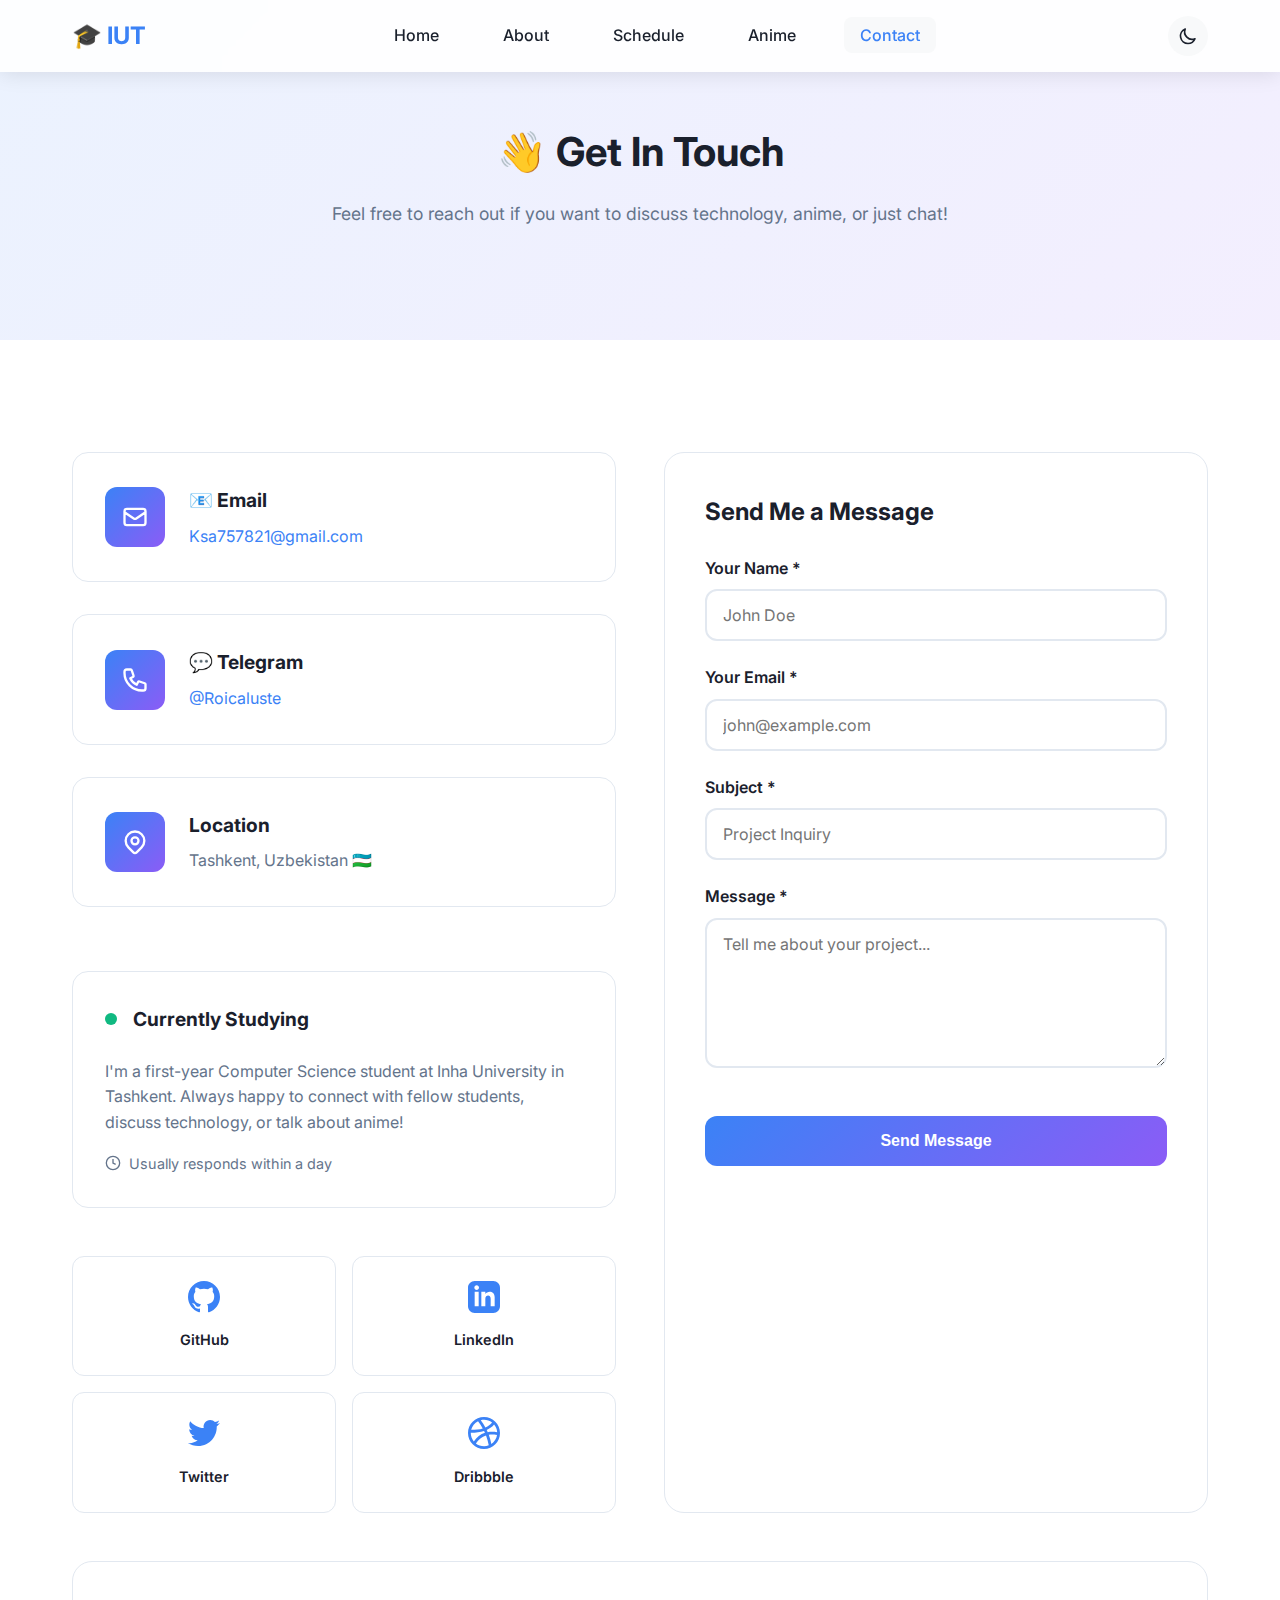
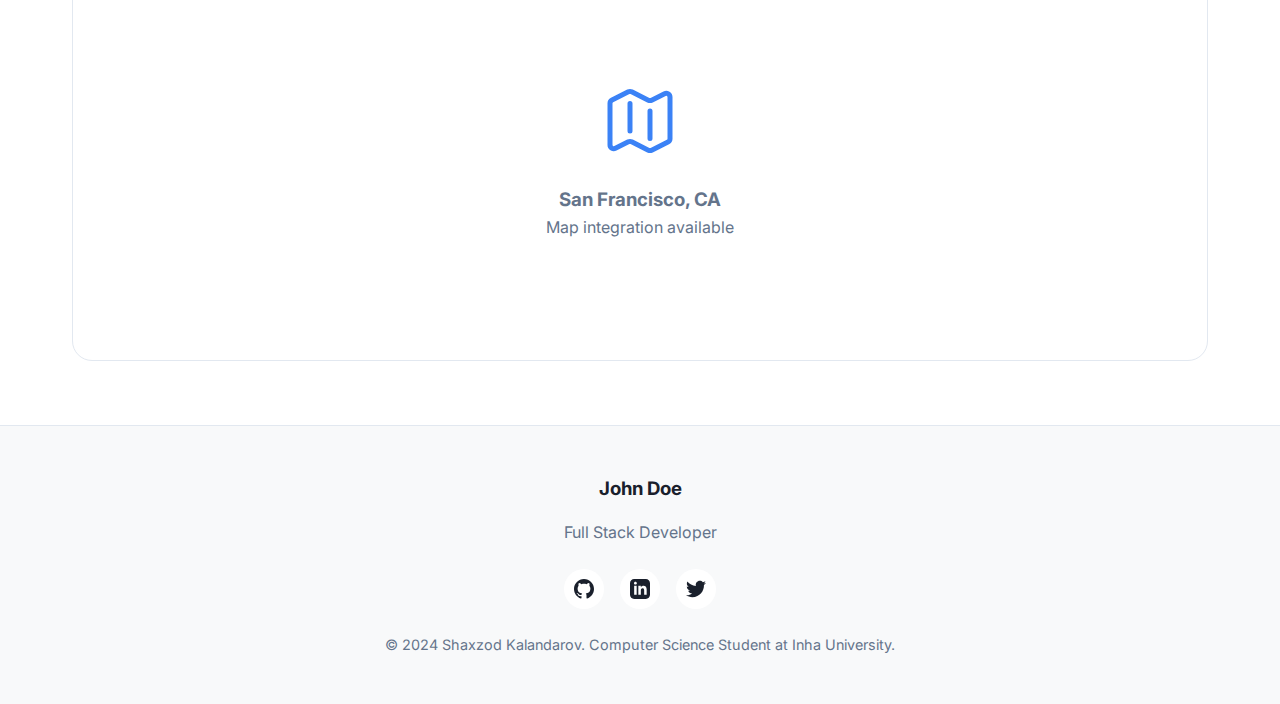
<file: pages/contact.html>
<!DOCTYPE html>
<html lang="en">
<head>
    <meta charset="UTF-8">
    <meta name="viewport" content="width=device-width, initial-scale=1.0">
    <title>Contact - Shaxzod Kalandarov</title>
    <link rel="icon" href="data:image/svg+xml,<svg xmlns='http://www.w3.org/2000/svg' viewBox='0 0 100 100'><text y='.9em' font-size='90'>📬</text></svg>">
    <link rel="stylesheet" href="../assets/css/main.css">
    <link href="https://fonts.googleapis.com/css2?family=Inter:wght@300;400;500;600;700;800&display=swap" rel="stylesheet">
    <style>
        .contact-hero {
            padding: 120px 2rem 4rem;
            text-align: center;
            background: linear-gradient(135deg, rgba(59, 130, 246, 0.1), rgba(139, 92, 246, 0.1));
        }

        .contact-container {
            display: grid;
            grid-template-columns: 1fr 1fr;
            gap: 3rem;
            margin-top: 3rem;
        }

        .contact-info {
            display: flex;
            flex-direction: column;
            gap: 2rem;
        }

        .info-card {
            background: var(--card-bg);
            padding: 2rem;
            border-radius: 16px;
            border: 1px solid var(--border);
            display: flex;
            align-items: center;
            gap: 1.5rem;
            transition: all 0.3s ease;
        }

        .info-card:hover {
            transform: translateY(-5px);
            box-shadow: 0 8px 30px var(--shadow);
        }

        .info-icon {
            width: 60px;
            height: 60px;
            background: linear-gradient(135deg, var(--accent), #8b5cf6);
            border-radius: 12px;
            display: flex;
            align-items: center;
            justify-content: center;
            flex-shrink: 0;
        }

        .info-icon svg {
            width: 28px;
            height: 28px;
            color: white;
        }

        .info-content h3 {
            font-size: 1.2rem;
            margin-bottom: 0.5rem;
        }

        .info-content p {
            color: var(--text-secondary);
        }

        .info-content a {
            color: var(--accent);
            text-decoration: none;
            transition: color 0.3s ease;
        }

        .info-content a:hover {
            color: var(--accent-hover);
        }

        .social-cards {
            display: grid;
            grid-template-columns: repeat(2, 1fr);
            gap: 1rem;
            margin-top: 1rem;
        }

        .social-card {
            background: var(--card-bg);
            padding: 1.5rem;
            border-radius: 12px;
            border: 1px solid var(--border);
            text-align: center;
            text-decoration: none;
            color: var(--text-primary);
            transition: all 0.3s ease;
        }

        .social-card:hover {
            transform: translateY(-5px);
            box-shadow: 0 8px 30px var(--shadow);
            border-color: var(--accent);
        }

        .social-card svg {
            width: 32px;
            height: 32px;
            margin-bottom: 0.5rem;
            color: var(--accent);
        }

        .social-card-name {
            font-weight: 600;
            font-size: 0.9rem;
        }

        .contact-form-container {
            background: var(--card-bg);
            padding: 2.5rem;
            border-radius: 20px;
            border: 1px solid var(--border);
        }

        .form-group {
            margin-bottom: 1.5rem;
        }

        .form-label {
            display: block;
            font-weight: 600;
            margin-bottom: 0.5rem;
            color: var(--text-primary);
        }

        .form-input,
        .form-textarea {
            width: 100%;
            padding: 0.875rem 1rem;
            border: 2px solid var(--border);
            border-radius: 12px;
            background: var(--bg-primary);
            color: var(--text-primary);
            font-size: 1rem;
            font-family: inherit;
            transition: all 0.3s ease;
        }

        .form-input:focus,
        .form-textarea:focus {
            outline: none;
            border-color: var(--accent);
            box-shadow: 0 0 0 4px rgba(59, 130, 246, 0.1);
        }

        .form-input.error,
        .form-textarea.error {
            border-color: var(--danger);
        }

        .form-input.success,
        .form-textarea.success {
            border-color: var(--success);
        }

        .form-textarea {
            min-height: 150px;
            resize: vertical;
        }

        .error-message {
            color: var(--danger);
            font-size: 0.875rem;
            margin-top: 0.5rem;
            display: block;
        }

        .form-submit {
            width: 100%;
            padding: 1rem;
            background: linear-gradient(135deg, var(--accent), #8b5cf6);
            color: white;
            border: none;
            border-radius: 12px;
            font-size: 1rem;
            font-weight: 700;
            cursor: pointer;
            transition: all 0.3s ease;
            margin-top: 1rem;
        }

        .form-submit:hover {
            transform: translateY(-2px);
            box-shadow: 0 8px 30px rgba(59, 130, 246, 0.4);
        }

        .form-submit:disabled {
            opacity: 0.6;
            cursor: not-allowed;
            transform: none;
        }

        .form-message {
            padding: 1rem;
            border-radius: 12px;
            margin-top: 1rem;
            animation: slideIn 0.3s ease;
        }

        .form-message.success {
            background: rgba(16, 185, 129, 0.1);
            color: var(--success);
            border: 1px solid var(--success);
        }

        .form-message.error {
            background: rgba(239, 68, 68, 0.1);
            color: var(--danger);
            border: 1px solid var(--danger);
        }

        @keyframes slideIn {
            from {
                opacity: 0;
                transform: translateY(-10px);
            }
            to {
                opacity: 1;
                transform: translateY(0);
            }
        }

        .availability {
            background: var(--card-bg);
            padding: 2rem;
            border-radius: 16px;
            border: 1px solid var(--border);
            margin-top: 2rem;
        }

        .availability-header {
            display: flex;
            align-items: center;
            gap: 1rem;
            margin-bottom: 1.5rem;
        }

        .status-indicator {
            width: 12px;
            height: 12px;
            background: var(--success);
            border-radius: 50%;
            animation: pulse 2s infinite;
        }

        @keyframes pulse {
            0%, 100% {
                opacity: 1;
            }
            50% {
                opacity: 0.5;
            }
        }

        .availability-header h3 {
            font-size: 1.2rem;
        }

        .availability p {
            color: var(--text-secondary);
            line-height: 1.6;
        }

        .response-time {
            display: flex;
            align-items: center;
            gap: 0.5rem;
            margin-top: 1rem;
            color: var(--text-secondary);
            font-size: 0.9rem;
        }

        .map-container {
            margin-top: 3rem;
            background: var(--card-bg);
            border-radius: 20px;
            overflow: hidden;
            border: 1px solid var(--border);
            height: 400px;
            display: flex;
            align-items: center;
            justify-content: center;
        }

        .map-placeholder {
            text-align: center;
            color: var(--text-secondary);
        }

        .map-placeholder svg {
            width: 80px;
            height: 80px;
            margin-bottom: 1rem;
            color: var(--accent);
        }

        @media (max-width: 968px) {
            .contact-container {
                grid-template-columns: 1fr;
            }

            .social-cards {
                grid-template-columns: repeat(4, 1fr);
            }
        }

        @media (max-width: 768px) {
            .social-cards {
                grid-template-columns: repeat(2, 1fr);
            }
        }
    </style>
</head>
<body>
    <!-- Navigation -->
    <nav class="navbar">
        <div class="nav-container">
            <a href="../index.html" class="nav-logo">🎓 IUT</a>
            
            <ul class="nav-menu">
                <li><a href="../index.html" class="nav-link">Home</a></li>
                <li><a href="about.html" class="nav-link">About</a></li>
                <li><a href="schedule.html" class="nav-link">Schedule</a></li>
                <li><a href="anime.html" class="nav-link">Anime</a></li>
                <li><a href="contact.html" class="nav-link active">Contact</a></li>
            </ul>

            <button class="theme-toggle" aria-label="Toggle theme">
                <svg xmlns="http://www.w3.org/2000/svg" fill="none" viewBox="0 0 24 24" stroke="currentColor">
                    <path stroke-linecap="round" stroke-linejoin="round" stroke-width="2" d="M20.354 15.354A9 9 0 018.646 3.646 9.003 9.003 0 0012 21a9.003 9.003 0 008.354-5.646z" />
                </svg>
            </button>

            <button class="mobile-toggle">
                <span></span>
                <span></span>
                <span></span>
            </button>
        </div>
    </nav>

    <!-- Contact Hero -->
    <section class="contact-hero">
        <h1 class="section-title">👋 Get In Touch</h1>
        <p class="section-subtitle">Feel free to reach out if you want to discuss technology, anime, or just chat!</p>
    </section>

    <!-- Contact Content -->
    <section class="container">
        <div class="contact-container">
            <!-- Contact Info -->
            <div class="contact-info">
                <div class="info-card">
                    <div class="info-icon">
                        <svg xmlns="http://www.w3.org/2000/svg" fill="none" viewBox="0 0 24 24" stroke="currentColor" stroke-width="2">
                            <path stroke-linecap="round" stroke-linejoin="round" d="M3 8l7.89 5.26a2 2 0 002.22 0L21 8M5 19h14a2 2 0 002-2V7a2 2 0 00-2-2H5a2 2 0 00-2 2v10a2 2 0 002 2z" />
                        </svg>
                    </div>
                    <div class="info-content">
                        <h3>📧 Email</h3>
                        <p><a href="Ksa757821@gmail.com">Ksa757821@gmail.com</a></p>
                    </div>
                </div>

                <div class="info-card">
                    <div class="info-icon">
                        <svg xmlns="http://www.w3.org/2000/svg" fill="none" viewBox="0 0 24 24" stroke="currentColor" stroke-width="2">
                            <path stroke-linecap="round" stroke-linejoin="round" d="M3 5a2 2 0 012-2h3.28a1 1 0 01.948.684l1.498 4.493a1 1 0 01-.502 1.21l-2.257 1.13a11.042 11.042 0 005.516 5.516l1.13-2.257a1 1 0 011.21-.502l4.493 1.498a1 1 0 01.684.949V19a2 2 0 01-2 2h-1C9.716 21 3 14.284 3 6V5z" />
                        </svg>
                    </div>
                    <div class="info-content">
                        <h3>💬 Telegram</h3>
                        <p><a href="https://t.me/Roicaluste" target="_blank">@Roicaluste</a></p>
                    </div>
                </div>

                <div class="info-card">
                    <div class="info-icon">
                        <svg xmlns="http://www.w3.org/2000/svg" fill="none" viewBox="0 0 24 24" stroke="currentColor" stroke-width="2">
                            <path stroke-linecap="round" stroke-linejoin="round" d="M17.657 16.657L13.414 20.9a1.998 1.998 0 01-2.827 0l-4.244-4.243a8 8 0 1111.314 0z" />
                            <path stroke-linecap="round" stroke-linejoin="round" d="M15 11a3 3 0 11-6 0 3 3 0 016 0z" />
                        </svg>
                    </div>
                    <div class="info-content">
                        <h3>Location</h3>
                        <p>Tashkent, Uzbekistan 🇺🇿</p>
                    </div>
                </div>

                <!-- Availability -->
                <div class="availability">
                    <div class="availability-header">
                        <div class="status-indicator"></div>
                        <h3>Currently Studying</h3>
                    </div>
                    <p>I'm a first-year Computer Science student at Inha University in Tashkent. Always happy to connect with fellow students, discuss technology, or talk about anime!</p>
                    <div class="response-time">
                        <svg xmlns="http://www.w3.org/2000/svg" width="16" height="16" viewBox="0 0 24 24" fill="none" stroke="currentColor" stroke-width="2">
                            <circle cx="12" cy="12" r="10"/>
                            <polyline points="12 6 12 12 16 14"/>
                        </svg>
                        <span>Usually responds within a day</span>
                    </div>
                </div>

                <!-- Social Links -->
                <div class="social-cards">
                    <a href="https://github.com/Roicalus" class="social-card" target="_blank">
                        <svg xmlns="http://www.w3.org/2000/svg" viewBox="0 0 24 24" fill="currentColor">
                            <path d="M12 0c-6.626 0-12 5.373-12 12 0 5.302 3.438 9.8 8.207 11.387.599.111.793-.261.793-.577v-2.234c-3.338.726-4.033-1.416-4.033-1.416-.546-1.387-1.333-1.756-1.333-1.756-1.089-.745.083-.729.083-.729 1.205.084 1.839 1.237 1.839 1.237 1.07 1.834 2.807 1.304 3.492.997.107-.775.418-1.305.762-1.604-2.665-.305-5.467-1.334-5.467-5.931 0-1.311.469-2.381 1.236-3.221-.124-.303-.535-1.524.117-3.176 0 0 1.008-.322 3.301 1.23.957-.266 1.983-.399 3.003-.404 1.02.005 2.047.138 3.006.404 2.291-1.552 3.297-1.23 3.297-1.23.653 1.653.242 2.874.118 3.176.77.84 1.235 1.911 1.235 3.221 0 4.609-2.807 5.624-5.479 5.921.43.372.823 1.102.823 2.222v3.293c0 .319.192.694.801.576 4.765-1.589 8.199-6.086 8.199-11.386 0-6.627-5.373-12-12-12z"/>
                        </svg>
                        <div class="social-card-name">GitHub</div>
                    </a>

                    <a href="https://linkedin.com" class="social-card" target="_blank">
                        <svg xmlns="http://www.w3.org/2000/svg" viewBox="0 0 24 24" fill="currentColor">
                            <path d="M19 0h-14c-2.761 0-5 2.239-5 5v14c0 2.761 2.239 5 5 5h14c2.762 0 5-2.239 5-5v-14c0-2.761-2.238-5-5-5zm-11 19h-3v-11h3v11zm-1.5-12.268c-.966 0-1.75-.79-1.75-1.764s.784-1.764 1.75-1.764 1.75.79 1.75 1.764-.783 1.764-1.75 1.764zm13.5 12.268h-3v-5.604c0-3.368-4-3.113-4 0v5.604h-3v-11h3v1.765c1.396-2.586 7-2.777 7 2.476v6.759z"/>
                        </svg>
                        <div class="social-card-name">LinkedIn</div>
                    </a>

                    <a href="https://t.me/Roicaluste" class="social-card" target="_blank">
                        <svg xmlns="http://www.w3.org/2000/svg" viewBox="0 0 24 24" fill="currentColor">
                            <path d="M24 4.557c-.883.392-1.832.656-2.828.775 1.017-.609 1.798-1.574 2.165-2.724-.951.564-2.005.974-3.127 1.195-.897-.957-2.178-1.555-3.594-1.555-3.179 0-5.515 2.966-4.797 6.045-4.091-.205-7.719-2.165-10.148-5.144-1.29 2.213-.669 5.108 1.523 6.574-.806-.026-1.566-.247-2.229-.616-.054 2.281 1.581 4.415 3.949 4.89-.693.188-1.452.232-2.224.084.626 1.956 2.444 3.379 4.6 3.419-2.07 1.623-4.678 2.348-7.29 2.04 2.179 1.397 4.768 2.212 7.548 2.212 9.142 0 14.307-7.721 13.995-14.646.962-.695 1.797-1.562 2.457-2.549z"/>
                        </svg>
                        <div class="social-card-name">Twitter</div>
                    </a>

                    <a href="https://dribbble.com" class="social-card" target="_blank">
                        <svg xmlns="http://www.w3.org/2000/svg" viewBox="0 0 24 24" fill="currentColor">
                            <path d="M12 0c-6.628 0-12 5.373-12 12s5.372 12 12 12 12-5.373 12-12-5.372-12-12-12zm9.885 11.441c-2.575-.422-4.943-.445-7.103-.073-.244-.563-.497-1.125-.767-1.68 2.31-1 4.165-2.358 5.548-4.082 1.35 1.594 2.197 3.619 2.322 5.835zm-3.842-7.282c-1.205 1.554-2.868 2.783-4.986 3.68-1.016-1.861-2.178-3.676-3.488-5.438.779-.197 1.591-.314 2.431-.314 2.275 0 4.368.779 6.043 2.072zm-10.516-.993c1.331 1.742 2.511 3.538 3.537 5.381-2.43.715-5.331 1.082-8.684 1.105.692-2.835 2.601-5.193 5.147-6.486zm-5.44 8.834l.013-.256c3.849-.005 7.169-.448 9.95-1.322.233.475.456.952.67 1.432-3.38 1.057-6.165 3.222-8.337 6.48-1.432-1.719-2.296-3.927-2.296-6.334zm3.829 7.81c1.969-3.088 4.482-5.098 7.598-6.027.928 2.42 1.609 4.91 2.043 7.46-3.349 1.291-7.21.518-9.641-1.433zm11.586.43c-.438-2.353-1.08-4.653-1.92-6.897 1.876-.265 3.94-.196 6.199.196-.437 2.786-2.028 5.192-4.279 6.701z"/>
                        </svg>
                        <div class="social-card-name">Dribbble</div>
                    </a>
                </div>
            </div>

            <!-- Contact Form -->
            <div class="contact-form-container">
                <h2 style="margin-bottom: 1.5rem;">Send Me a Message</h2>
                <form id="contact-form">
                    <div class="form-group">
                        <label for="name" class="form-label">Your Name *</label>
                        <input 
                            type="text" 
                            id="name" 
                            name="name" 
                            class="form-input" 
                            placeholder="John Doe"
                            required
                            minlength="2"
                        >
                        <span class="error-message"></span>
                    </div>

                    <div class="form-group">
                        <label for="email" class="form-label">Your Email *</label>
                        <input 
                            type="email" 
                            id="email" 
                            name="email" 
                            class="form-input" 
                            placeholder="john@example.com"
                            required
                        >
                        <span class="error-message"></span>
                    </div>

                    <div class="form-group">
                        <label for="subject" class="form-label">Subject *</label>
                        <input 
                            type="text" 
                            id="subject" 
                            name="subject" 
                            class="form-input" 
                            placeholder="Project Inquiry"
                            required
                            minlength="5"
                        >
                        <span class="error-message"></span>
                    </div>

                    <div class="form-group">
                        <label for="message" class="form-label">Message *</label>
                        <textarea 
                            id="message" 
                            name="message" 
                            class="form-textarea" 
                            placeholder="Tell me about your project..."
                            required
                            minlength="20"
                        ></textarea>
                        <span class="error-message"></span>
                    </div>

                    <button type="submit" class="form-submit">
                        <span>Send Message</span>
                    </button>
                </form>
            </div>
        </div>

        <!-- Map -->
        <div class="map-container">
            <div class="map-placeholder">
                <svg xmlns="http://www.w3.org/2000/svg" fill="none" viewBox="0 0 24 24" stroke="currentColor" stroke-width="1.5">
                    <path stroke-linecap="round" stroke-linejoin="round" d="M9 6.75V15m6-6v8.25m.503 3.498l4.875-2.437c.381-.19.622-.58.622-1.006V4.82c0-.836-.88-1.38-1.628-1.006l-3.869 1.934c-.317.159-.69.159-1.006 0L9.503 3.252a1.125 1.125 0 00-1.006 0L3.622 5.689C3.24 5.88 3 6.27 3 6.695V19.18c0 .836.88 1.38 1.628 1.006l3.869-1.934c.317-.159.69-.159 1.006 0l4.994 2.497c.317.158.69.158 1.006 0z" />
                </svg>
                <h3>San Francisco, CA</h3>
                <p>Map integration available</p>
            </div>
        </div>
    </section>

    <!-- Footer -->
    <footer class="footer">
        <div class="footer-content">
            <h3>John Doe</h3>
            <p style="color: var(--text-secondary); margin: 1rem 0;">Full Stack Developer</p>
            
            <div class="social-links">
                <a href="https://github.com/Roicalus" class="social-link" aria-label="GitHub" target="_blank">
                    <svg xmlns="http://www.w3.org/2000/svg" width="20" height="20" viewBox="0 0 24 24" fill="currentColor">
                        <path d="M12 0c-6.626 0-12 5.373-12 12 0 5.302 3.438 9.8 8.207 11.387.599.111.793-.261.793-.577v-2.234c-3.338.726-4.033-1.416-4.033-1.416-.546-1.387-1.333-1.756-1.333-1.756-1.089-.745.083-.729.083-.729 1.205.084 1.839 1.237 1.839 1.237 1.07 1.834 2.807 1.304 3.492.997.107-.775.418-1.305.762-1.604-2.665-.305-5.467-1.334-5.467-5.931 0-1.311.469-2.381 1.236-3.221-.124-.303-.535-1.524.117-3.176 0 0 1.008-.322 3.301 1.23.957-.266 1.983-.399 3.003-.404 1.02.005 2.047.138 3.006.404 2.291-1.552 3.297-1.23 3.297-1.23.653 1.653.242 2.874.118 3.176.77.84 1.235 1.911 1.235 3.221 0 4.609-2.807 5.624-5.479 5.921.43.372.823 1.102.823 2.222v3.293c0 .319.192.694.801.576 4.765-1.589 8.199-6.086 8.199-11.386 0-6.627-5.373-12-12-12z"/>
                    </svg>
                </a>
                <a href="https://linkedin.com" class="social-link" aria-label="LinkedIn">
                    <svg xmlns="http://www.w3.org/2000/svg" width="20" height="20" viewBox="0 0 24 24" fill="currentColor">
                        <path d="M19 0h-14c-2.761 0-5 2.239-5 5v14c0 2.761 2.239 5 5 5h14c2.762 0 5-2.239 5-5v-14c0-2.761-2.238-5-5-5zm-11 19h-3v-11h3v11zm-1.5-12.268c-.966 0-1.75-.79-1.75-1.764s.784-1.764 1.75-1.764 1.75.79 1.75 1.764-.783 1.764-1.75 1.764zm13.5 12.268h-3v-5.604c0-3.368-4-3.113-4 0v5.604h-3v-11h3v1.765c1.396-2.586 7-2.777 7 2.476v6.759z"/>
                    </svg>
                </a>
                <a href="https://t.me/Roicaluste" class="social-link" aria-label="Telegram" target="_blank">
                    <svg xmlns="http://www.w3.org/2000/svg" width="20" height="20" viewBox="0 0 24 24" fill="currentColor">
                        <path d="M24 4.557c-.883.392-1.832.656-2.828.775 1.017-.609 1.798-1.574 2.165-2.724-.951.564-2.005.974-3.127 1.195-.897-.957-2.178-1.555-3.594-1.555-3.179 0-5.515 2.966-4.797 6.045-4.091-.205-7.719-2.165-10.148-5.144-1.29 2.213-.669 5.108 1.523 6.574-.806-.026-1.566-.247-2.229-.616-.054 2.281 1.581 4.415 3.949 4.89-.693.188-1.452.232-2.224.084.626 1.956 2.444 3.379 4.6 3.419-2.07 1.623-4.678 2.348-7.29 2.04 2.179 1.397 4.768 2.212 7.548 2.212 9.142 0 14.307-7.721 13.995-14.646.962-.695 1.797-1.562 2.457-2.549z"/>
                    </svg>
                </a>
            </div>
            
            <p style="color: var(--text-secondary); font-size: 0.9rem;">© 2024 Shaxzod Kalandarov. Computer Science Student at Inha University.</p>
        </div>
    </footer>

    <script src="../assets/js/main.js"></script>
</body>
</html>
</file>
<file: assets/css/main.css>
/* ==========================================
   MODERN PORTFOLIO - MAIN STYLES
   ========================================== */

/* Reset & Variables */
* {
    margin: 0;
    padding: 0;
    box-sizing: border-box;
}

:root {
    /* Light Theme */
    --bg-primary: #ffffff;
    --bg-secondary: #f8f9fa;
    --text-primary: #1a202c;
    --text-secondary: #64748b;
    --accent: #3b82f6;
    --accent-hover: #2563eb;
    --success: #10b981;
    --warning: #f59e0b;
    --danger: #ef4444;
    --border: #e2e8f0;
    --shadow: rgba(0, 0, 0, 0.1);
    --card-bg: #ffffff;
    --overlay: rgba(0, 0, 0, 0.5);
}

[data-theme="dark"] {
    --bg-primary: #0f172a;
    --bg-secondary: #1e293b;
    --text-primary: #f1f5f9;
    --text-secondary: #cbd5e1;
    --accent: #60a5fa;
    --accent-hover: #93c5fd;
    --border: #334155;
    --shadow: rgba(0, 0, 0, 0.3);
    --card-bg: #1e293b;
    --overlay: rgba(0, 0, 0, 0.7);
}

html {
    scroll-behavior: smooth;
    scroll-padding-top: 80px;
}

body {
    font-family: 'Inter', -apple-system, BlinkMacSystemFont, 'Segoe UI', sans-serif;
    background: var(--bg-primary);
    color: var(--text-primary);
    line-height: 1.6;
    transition: background 0.3s ease, color 0.3s ease;
    overflow-x: hidden;
}

/* Navigation */
.navbar {
    position: fixed;
    top: 0;
    left: 0;
    width: 100%;
    background: rgba(255, 255, 255, 0.9);
    backdrop-filter: blur(10px);
    box-shadow: 0 2px 20px var(--shadow);
    z-index: 1000;
    transition: all 0.3s ease;
}

[data-theme="dark"] .navbar {
    background: rgba(15, 23, 42, 0.9);
}

.nav-container {
    max-width: 1200px;
    margin: 0 auto;
    padding: 1rem 2rem;
    display: flex;
    justify-content: space-between;
    align-items: center;
}

.nav-logo {
    font-size: 1.5rem;
    font-weight: 700;
    color: var(--accent);
    text-decoration: none;
    transition: transform 0.3s ease;
}

.nav-logo:hover {
    transform: scale(1.05);
}

.nav-menu {
    display: flex;
    list-style: none;
    gap: 2rem;
    align-items: center;
}

.nav-link {
    color: var(--text-primary);
    text-decoration: none;
    font-weight: 500;
    padding: 0.5rem 1rem;
    border-radius: 8px;
    transition: all 0.3s ease;
    position: relative;
}

.nav-link:hover,
.nav-link.active {
    color: var(--accent);
    background: var(--bg-secondary);
}

.theme-toggle {
    background: var(--bg-secondary);
    border: none;
    width: 40px;
    height: 40px;
    border-radius: 50%;
    cursor: pointer;
    display: flex;
    align-items: center;
    justify-content: center;
    transition: all 0.3s ease;
}

.theme-toggle:hover {
    transform: scale(1.1) rotate(15deg);
    background: var(--accent);
}

.theme-toggle svg {
    width: 20px;
    height: 20px;
    color: var(--text-primary);
}

.theme-toggle:hover svg {
    color: white;
}

.mobile-toggle {
    display: none;
    background: none;
    border: none;
    cursor: pointer;
    padding: 0.5rem;
}

.mobile-toggle span {
    display: block;
    width: 25px;
    height: 3px;
    background: var(--text-primary);
    margin: 5px 0;
    transition: all 0.3s ease;
}

/* Hero Section */
.hero {
    min-height: 100vh;
    display: flex;
    align-items: center;
    justify-content: center;
    position: relative;
    overflow: hidden;
    padding: 100px 2rem 2rem;
}

.hero-bg {
    position: absolute;
    top: 0;
    left: 0;
    width: 100%;
    height: 100%;
    background: linear-gradient(135deg, #667eea 0%, #764ba2 100%);
    opacity: 0.1;
    z-index: -1;
}

.hero-content {
    max-width: 1200px;
    text-align: center;
    z-index: 1;
}

.hero-title {
    font-size: clamp(2.5rem, 6vw, 4rem);
    font-weight: 800;
    margin-bottom: 1rem;
    background: linear-gradient(135deg, var(--accent), #8b5cf6);
    -webkit-background-clip: text;
    background-clip: text;
    -webkit-text-fill-color: transparent;
    animation: fadeInUp 0.8s ease;
}

.hero-subtitle {
    font-size: clamp(1.2rem, 3vw, 1.8rem);
    color: var(--text-secondary);
    margin-bottom: 2rem;
    animation: fadeInUp 0.8s ease 0.2s both;
}

.hero-buttons {
    display: flex;
    gap: 1rem;
    justify-content: center;
    flex-wrap: wrap;
    animation: fadeInUp 0.8s ease 0.4s both;
}

.btn {
    padding: 0.875rem 2rem;
    border-radius: 12px;
    text-decoration: none;
    font-weight: 600;
    transition: all 0.3s ease;
    display: inline-flex;
    align-items: center;
    gap: 0.5rem;
    border: none;
    cursor: pointer;
    font-size: 1rem;
}

.btn-primary {
    background: var(--accent);
    color: white;
    box-shadow: 0 4px 20px rgba(59, 130, 246, 0.3);
}

.btn-primary:hover {
    background: var(--accent-hover);
    transform: translateY(-2px);
    box-shadow: 0 6px 30px rgba(59, 130, 246, 0.4);
}

.btn-secondary {
    background: var(--bg-secondary);
    color: var(--text-primary);
    border: 2px solid var(--border);
}

.btn-secondary:hover {
    border-color: var(--accent);
    color: var(--accent);
    transform: translateY(-2px);
}

/* Container */
.container {
    max-width: 1200px;
    margin: 0 auto;
    padding: 4rem 2rem;
}

.section-title {
    font-size: clamp(2rem, 4vw, 2.5rem);
    font-weight: 700;
    margin-bottom: 1rem;
    text-align: center;
}

.section-subtitle {
    color: var(--text-secondary);
    text-align: center;
    margin-bottom: 3rem;
    font-size: 1.1rem;
}

/* Cards */
.card {
    background: var(--card-bg);
    border-radius: 16px;
    padding: 2rem;
    box-shadow: 0 4px 20px var(--shadow);
    transition: all 0.3s ease;
    border: 1px solid var(--border);
}

.card:hover {
    transform: translateY(-8px);
    box-shadow: 0 8px 30px var(--shadow);
}

/* Grid */
.grid {
    display: grid;
    gap: 2rem;
}

.grid-2 {
    grid-template-columns: repeat(auto-fit, minmax(280px, 1fr));
}

.grid-3 {
    grid-template-columns: repeat(auto-fit, minmax(250px, 1fr));
}

/* Footer */
.footer {
    background: var(--bg-secondary);
    padding: 3rem 2rem;
    text-align: center;
    border-top: 1px solid var(--border);
}

.footer-content {
    max-width: 1200px;
    margin: 0 auto;
}

.social-links {
    display: flex;
    gap: 1rem;
    justify-content: center;
    margin: 1.5rem 0;
}

.social-link {
    width: 40px;
    height: 40px;
    background: var(--bg-primary);
    border-radius: 50%;
    display: flex;
    align-items: center;
    justify-content: center;
    color: var(--text-primary);
    transition: all 0.3s ease;
    text-decoration: none;
}

.social-link:hover {
    background: var(--accent);
    color: white;
    transform: translateY(-3px);
}

/* Animations */
@keyframes fadeInUp {
    from {
        opacity: 0;
        transform: translateY(30px);
    }
    to {
        opacity: 1;
        transform: translateY(0);
    }
}

@keyframes fadeIn {
    from {
        opacity: 0;
    }
    to {
        opacity: 1;
    }
}

/* Responsive */
@media (max-width: 768px) {
    .nav-menu {
        position: fixed;
        top: 70px;
        left: -100%;
        width: 100%;
        flex-direction: column;
        background: var(--bg-primary);
        padding: 2rem;
        box-shadow: 0 4px 20px var(--shadow);
        transition: left 0.3s ease;
    }

    .nav-menu.active {
        left: 0;
    }

    .mobile-toggle {
        display: block;
    }

    .mobile-toggle.active span:nth-child(1) {
        transform: rotate(45deg) translate(5px, 5px);
    }

    .mobile-toggle.active span:nth-child(2) {
        opacity: 0;
    }

    .mobile-toggle.active span:nth-child(3) {
        transform: rotate(-45deg) translate(7px, -7px);
    }

    .grid-2,
    .grid-3 {
        grid-template-columns: 1fr;
    }
}
</file>
